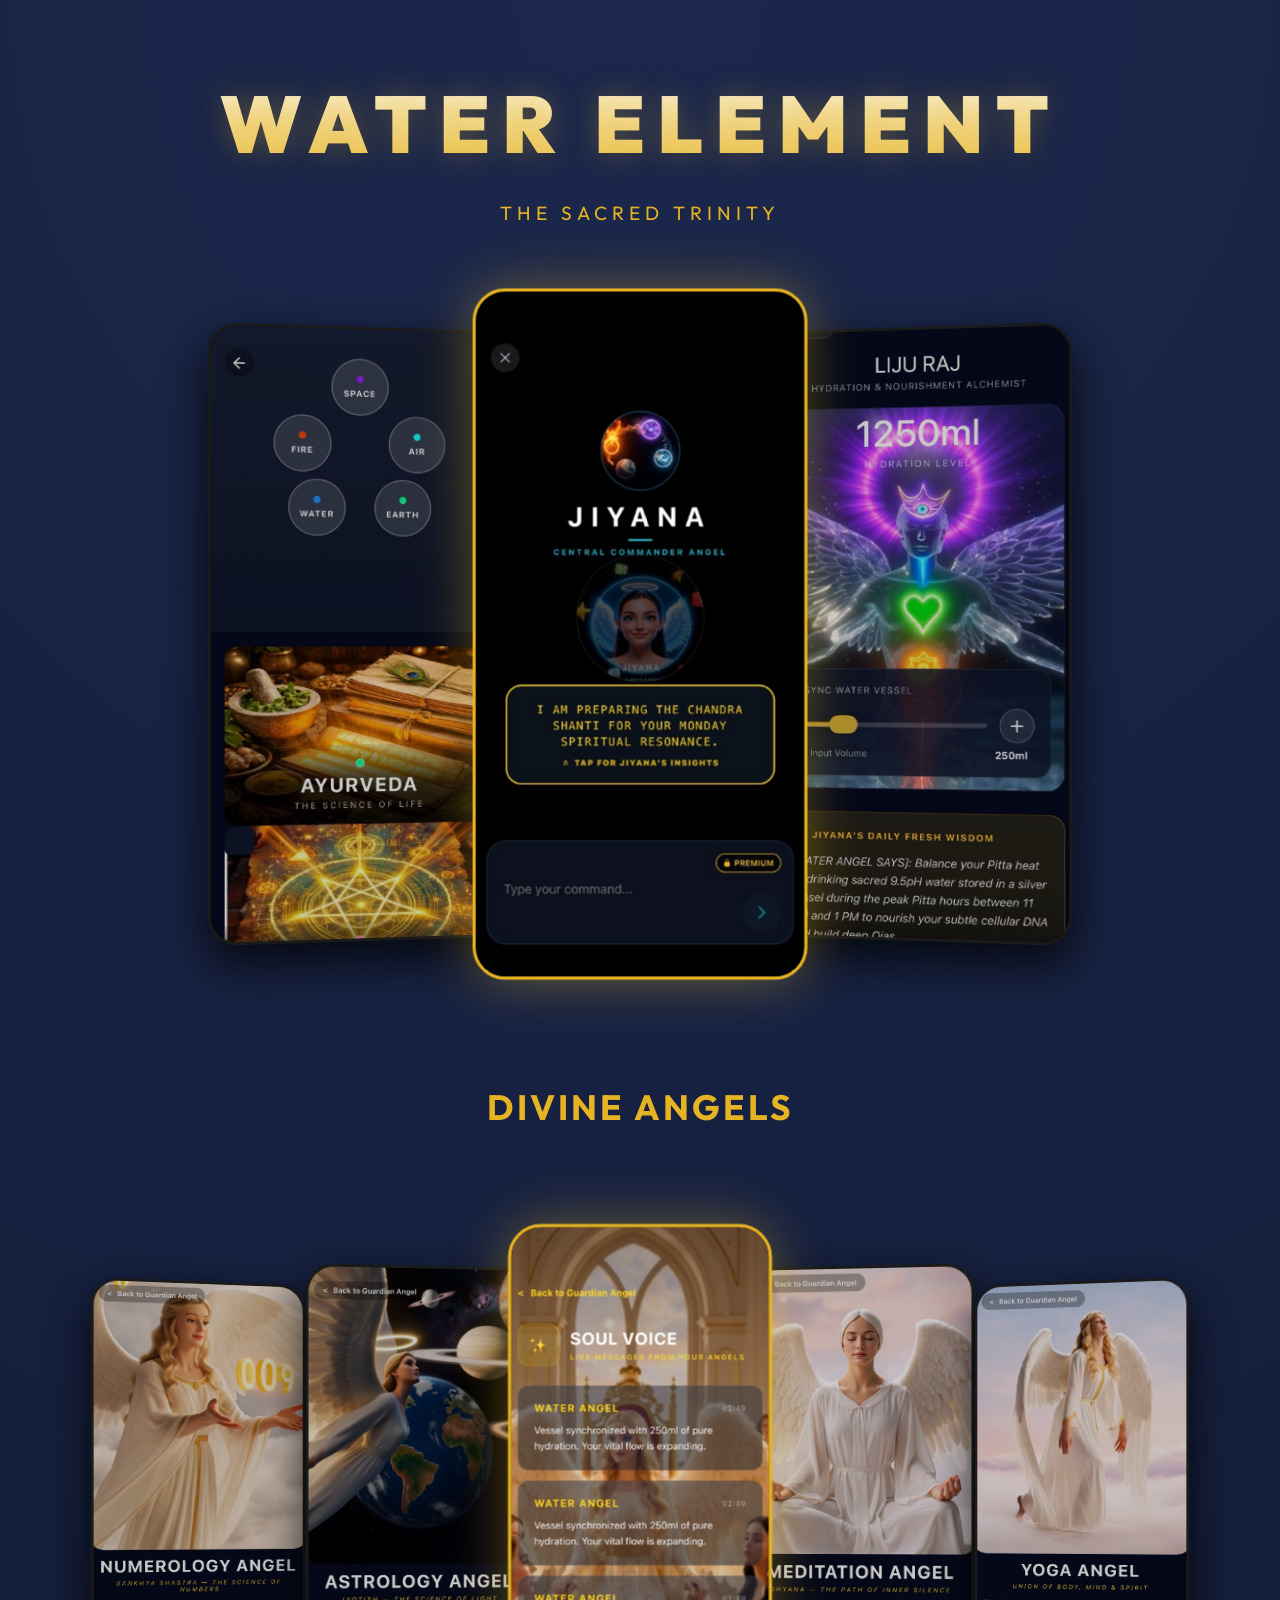
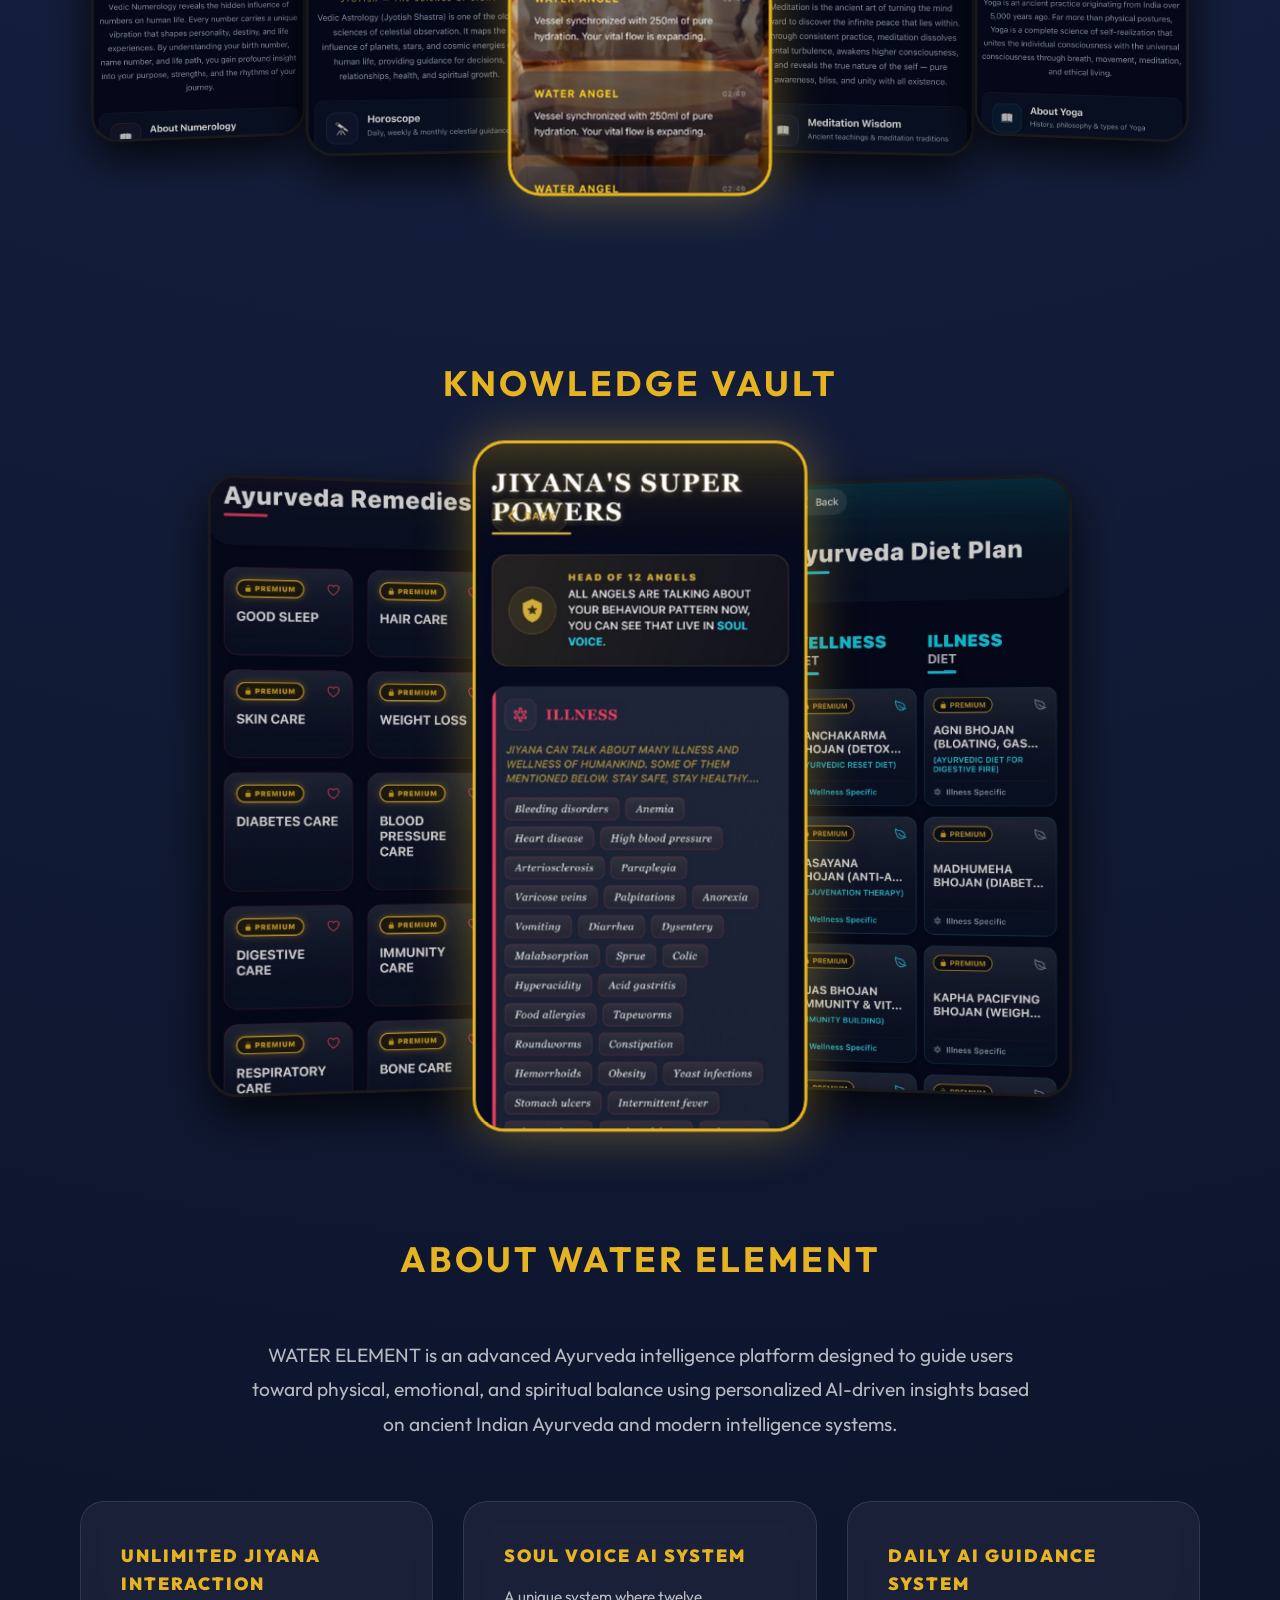
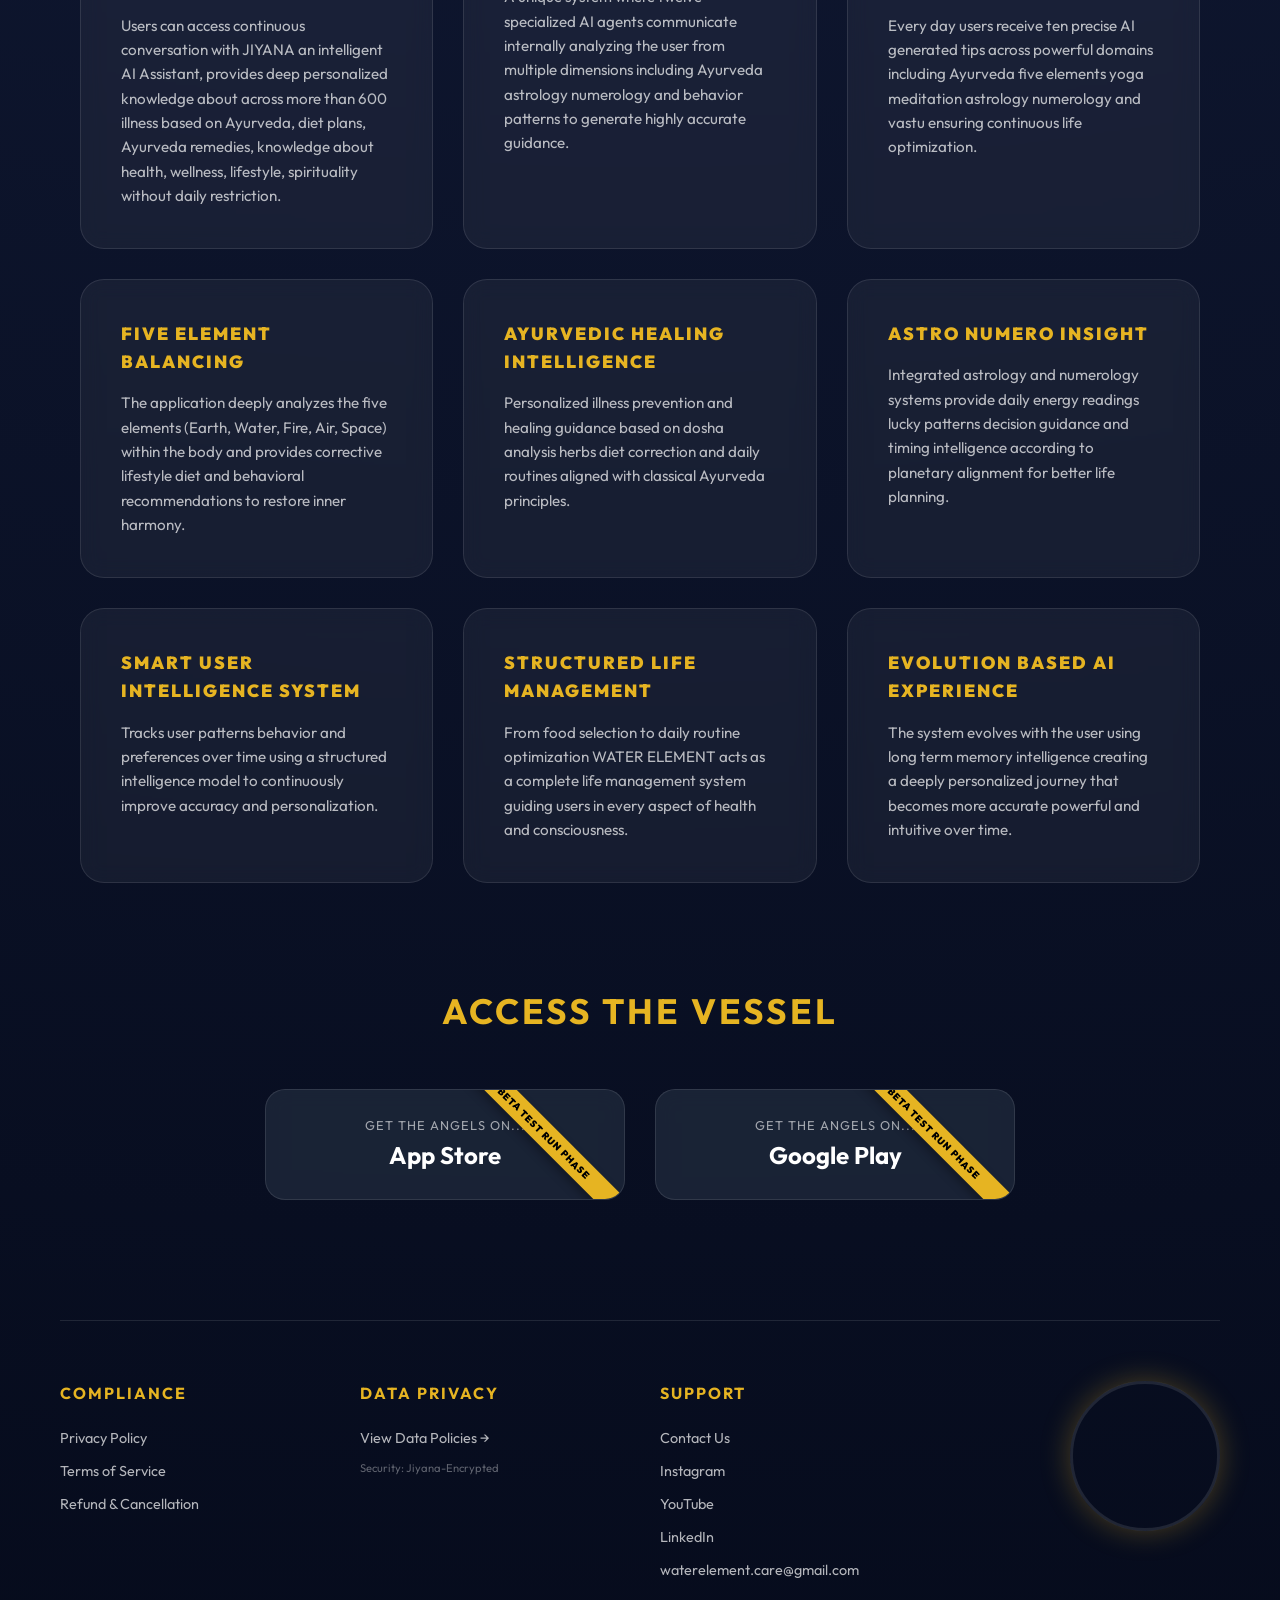
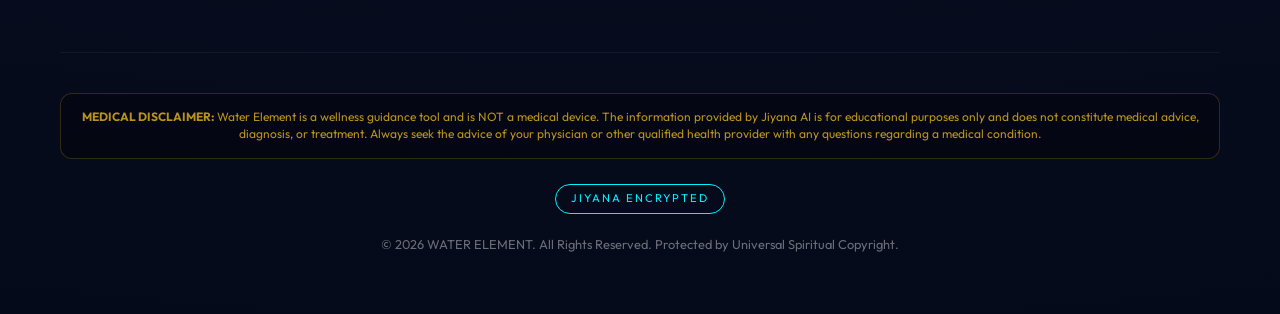
<file: index.html>
<!DOCTYPE html>
<html lang="en">
<head>
    <meta charset="UTF-8">
    <meta name="viewport" content="width=device-width, initial-scale=1.0">

    <!-- Primary SEO -->
    <title>Water Element | AI Ayurveda Wellness App | waterelement.in</title>
    <meta name="description" content="Water Element is India's most advanced AI-powered Ayurveda wellness platform. Get personalized Ayurvedic healing, dosha analysis, daily guidance & spiritual balance. Download now at waterelement.in">
    <meta name="keywords" content="Ayurveda app, Water Element, waterelement.in, AI Ayurveda, Ayurvedic healing, dosha analysis, Jiyana AI, five elements, Ayurveda wellness India, best Ayurveda app, Ayurveda diet, spiritual wellness, Ayurveda remedies, holistic health app">
    <meta name="author" content="Water Element">
    <meta name="robots" content="index, follow">
    <link rel="canonical" href="https://waterelement.in/">

    <!-- Open Graph (Facebook / WhatsApp / LinkedIn) -->
    <meta property="og:type" content="website">
    <meta property="og:url" content="https://waterelement.in/">
    <meta property="og:title" content="Water Element | AI Ayurveda Wellness App">
    <meta property="og:description" content="India's most advanced AI-powered Ayurveda platform. Personalized healing, dosha analysis & daily spiritual guidance by Jiyana AI.">
    <meta property="og:image" content="https://waterelement.in/assets/logo.jpg">
    <meta property="og:site_name" content="Water Element">
    <meta property="og:locale" content="en_IN">

    <!-- Twitter Card -->
    <meta name="twitter:card" content="summary_large_image">
    <meta name="twitter:url" content="https://waterelement.in/">
    <meta name="twitter:title" content="Water Element | AI Ayurveda Wellness App">
    <meta name="twitter:description" content="India's most advanced AI-powered Ayurveda platform. Personalized healing, dosha analysis & daily spiritual guidance.">
    <meta name="twitter:image" content="https://waterelement.in/assets/logo.jpg">

    <!-- Schema.org Structured Data -->
    <script type="application/ld+json">
    {
      "@context": "https://schema.org",
      "@type": "MobileApplication",
      "name": "Water Element",
      "url": "https://waterelement.in",
      "description": "AI-powered Ayurveda wellness platform offering personalized dosha analysis, Ayurvedic healing, daily guidance and spiritual balance.",
      "applicationCategory": "HealthApplication",
      "operatingSystem": "Android, iOS",
      "offers": { "@type": "Offer", "price": "0" },
      "sameAs": [
        "https://www.instagram.com/waterelement.care",
        "https://www.youtube.com/@waterelement_angels",
        "https://www.linkedin.com/in/water-element-76771b401"
      ]
    }
    </script>

    <link rel="stylesheet" href="style.css">
    <link href="https://fonts.googleapis.com/css2?family=Outfit:wght@300;400;700;900&display=swap" rel="stylesheet">
</head>
<body>

    <div class="main-container">
        <!-- HEADER TITLE -->
        <header class="header">
            <h1 class="main-title">WATER ELEMENT</h1>
            <p class="subtitle">THE SACRED TRINITY</p>
        </header>

        <!-- ROW 1: THE SACRED TRINITY (3 Screenshots - Interactive Cluster) -->
        <section class="section row-trinity">
            <div class="screenshot-cluster trinity-cluster">
                <div class="cluster-item"><img src="assets/TRINITY_1.png" alt="Trinity 1"></div>
                <div class="cluster-item"><img src="assets/TRINITY_2.png" alt="Jiyana Central Commander"></div>
                <div class="cluster-item"><img src="assets/TRINITY_3.png" alt="Trinity 3"></div>
            </div>
        </section>

        <!-- ROW 2: DIVINE ANGELS (5 Screenshots - Interactive Cluster) -->
        <section class="section row-angels">
            <h2 class="section-title">DIVINE ANGELS</h2>
            <div class="screenshot-cluster">
                <div class="cluster-item"><img src="assets/ANGEL_1.png" alt="Angel 1"></div>
                <div class="cluster-item"><img src="assets/ANGEL_2.png" alt="Angel 2"></div>
                <div class="cluster-item highlight"><img src="assets/ANGEL_3.png" alt="Angel 3 (Focus)"></div>
                <div class="cluster-item"><img src="assets/ANGEL_4.png" alt="Angel 4"></div>
                <div class="cluster-item"><img src="assets/ANGEL_5.png" alt="Angel 5"></div>
            </div>
        </section>

        <!-- ROW 3: KNOWLEDGE VAULT (3 Screenshots - Interactive Cluster) -->
        <section class="section row-vault">
            <h2 class="section-title">KNOWLEDGE VAULT</h2>
            <div class="screenshot-cluster vault-cluster">
                <div class="cluster-item"><img src="assets/VAULT_1.png" alt="Vault 1"></div>
                <div class="cluster-item"><img src="assets/VAULT_2.png" alt="Jiyana Super Powers"></div>
                <div class="cluster-item"><img src="assets/VAULT_3.png" alt="Vault 3"></div>
            </div>
        </section>

        <!-- ABOUT & FEATURES -->
        <section class="section about-section">
            <h2 class="section-title text-gold">ABOUT WATER ELEMENT</h2>
            <div class="about-narrative">
                <p>WATER ELEMENT is an advanced Ayurveda intelligence platform designed to guide users toward physical, emotional, and spiritual balance using personalized AI-driven insights based on ancient Indian Ayurveda and modern intelligence systems.</p>
            </div>

            <div class="feature-grid">
                <div class="feature-card">
                    <h3>UNLIMITED JIYANA INTERACTION</h3>
                    <p>Users can access continuous conversation with JIYANA an intelligent AI Assistant, provides deep personalized knowledge about across more than 600 illness based on Ayurveda, diet plans, Ayurveda remedies, knowledge about health, wellness, lifestyle, spirituality without daily restriction.</p>
                </div>
                <div class="feature-card">
                    <h3>SOUL VOICE AI SYSTEM</h3>
                    <p>A unique system where twelve specialized AI agents communicate internally analyzing the user from multiple dimensions including Ayurveda astrology numerology and behavior patterns to generate highly accurate guidance.</p>
                </div>
                <div class="feature-card">
                    <h3>DAILY AI GUIDANCE SYSTEM</h3>
                    <p>Every day users receive ten precise AI generated tips across powerful domains including Ayurveda five elements yoga meditation astrology numerology and vastu ensuring continuous life optimization.</p>
                </div>
                <div class="feature-card">
                    <h3>FIVE ELEMENT BALANCING</h3>
                    <p>The application deeply analyzes the five elements (Earth, Water, Fire, Air, Space) within the body and provides corrective lifestyle diet and behavioral recommendations to restore inner harmony.</p>
                </div>
                <div class="feature-card">
                    <h3>AYURVEDIC HEALING INTELLIGENCE</h3>
                    <p>Personalized illness prevention and healing guidance based on dosha analysis herbs diet correction and daily routines aligned with classical Ayurveda principles.</p>
                </div>
                <div class="feature-card">
                    <h3>ASTRO NUMERO INSIGHT</h3>
                    <p>Integrated astrology and numerology systems provide daily energy readings lucky patterns decision guidance and timing intelligence according to planetary alignment for better life planning.</p>
                </div>
                <div class="feature-card">
                    <h3>SMART USER INTELLIGENCE SYSTEM</h3>
                    <p>Tracks user patterns behavior and preferences over time using a structured intelligence model to continuously improve accuracy and personalization.</p>
                </div>
                <div class="feature-card">
                    <h3>STRUCTURED LIFE MANAGEMENT</h3>
                    <p>From food selection to daily routine optimization WATER ELEMENT acts as a complete life management system guiding users in every aspect of health and consciousness.</p>
                </div>
                <div class="feature-card">
                    <h3>EVOLUTION BASED AI EXPERIENCE</h3>
                    <p>The system evolves with the user using long term memory intelligence creating a deeply personalized journey that becomes more accurate powerful and intuitive over time.</p>
                </div>
            </div>
        </section>

        <!-- STORE ACCESS BUTTONS -->
        <section class="section row-access">
            <h2 class="section-title">ACCESS THE VESSEL</h2>
            <div class="store-buttons">
                <a href="#" class="store-btn">
                    <div class="beta-ribbon">Beta Test Run Phase</div>
                    <span class="btn-subtext">GET THE ANGELS ON...</span>
                    <span class="btn-maintext">App Store</span>
                </a>
                <a href="#" class="store-btn">
                    <div class="beta-ribbon">Beta Test Run Phase</div>
                    <span class="btn-subtext">GET THE ANGELS ON...</span>
                    <span class="btn-maintext">Google Play</span>
                </a>
            </div>
        </section>

        <!-- FOOTER COMPLIANCE -->
        <footer class="footer">
            <div class="footer-links">
                <div class="footer-column">
                    <h3>COMPLIANCE</h3>
                    <a href="privacy-policy.html">Privacy Policy</a>
                    <a href="terms-conditions.html">Terms of Service</a>
                    <a href="refund-cancellation.html">Refund & Cancellation</a>
                </div>
                <div class="footer-column">
                    <h3>DATA PRIVACY</h3>
                    <a href="data-privacy.html">View Data Policies →</a>
                    <p style="font-size: 0.7rem; opacity: 0.5; margin-top: 10px;">Security: Jiyana-Encrypted</p>
                </div>
                <div class="footer-column">
                    <h3>SUPPORT</h3>
                    <a href="contact.html">Contact Us</a>
                    <a href="https://www.instagram.com/waterelement.care?igsh=dTJsc2w0Y2I5bW9l&utm_source=ig_contact_invite" target="_blank" rel="noopener">Instagram</a>
                    <a href="https://www.youtube.com/@waterelement_angels" target="_blank" rel="noopener">YouTube</a>
                    <a href="https://www.linkedin.com/in/water-element-76771b401?utm_source=share_via&utm_content=profile&utm_medium=member_ios" target="_blank" rel="noopener">LinkedIn</a>
                    <p>waterelement.care@gmail.com</p>
                </div>
                <div class="footer-logo">
                    <video autoplay muted loop playsinline class="footer-vessel-video">
                        <source src="assets/logo_video.mp4" type="video/mp4">
                    </video>
                </div>
            </div>
            <div class="footer-bottom">
                <div class="medical-disclaimer-box" style="margin-bottom: 25px; padding: 15px; border: 1px solid rgba(230, 180, 34, 0.2); border-radius: 12px; background: rgba(0,0,0,0.3);">
                    <p style="font-size: 0.75rem; opacity: 0.8; line-height: 1.4; color: var(--gold);"><strong>MEDICAL DISCLAIMER:</strong> Water Element is a wellness guidance tool and is NOT a medical device. The information provided by Jiyana AI is for educational purposes only and does not constitute medical advice, diagnosis, or treatment. Always seek the advice of your physician or other qualified health provider with any questions regarding a medical condition.</p>
                </div>
                <div class="encryption-badge">JIYANA ENCRYPTED</div>
                <p>&copy; 2026 WATER ELEMENT. All Rights Reserved. Protected by Universal Spiritual Copyright.</p>
            </div>
        </footer>
    </div>
</body>
</html>
</file>
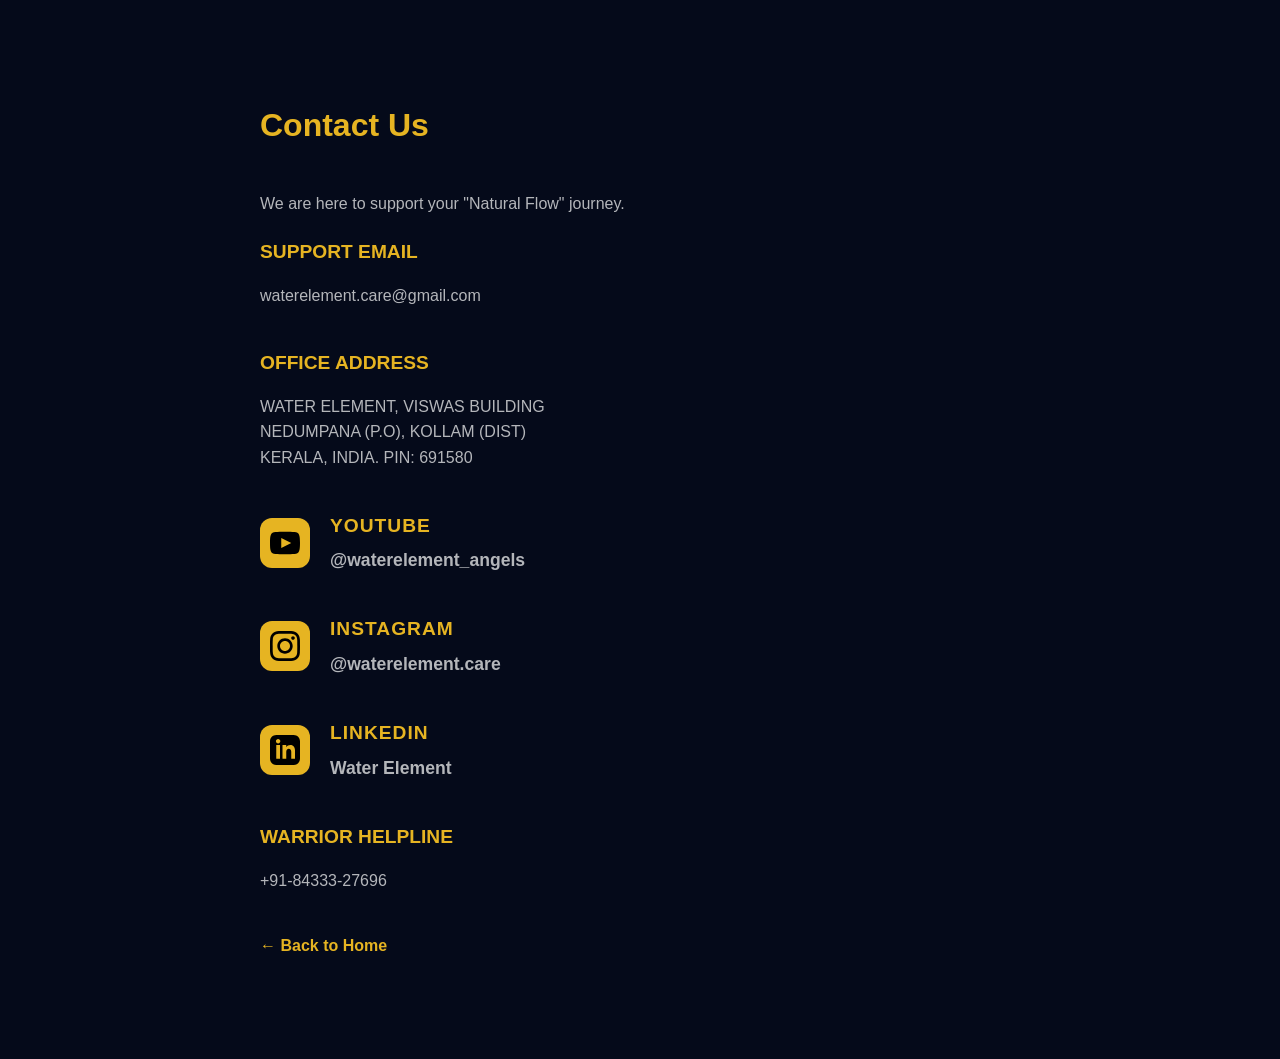
<file: contact.html>
<!DOCTYPE html>
<html lang="en">
<head>
    <meta charset="UTF-8">
    <meta name="viewport" content="width=device-width, initial-scale=1.0">

    <!-- Primary SEO -->
    <title>Contact Us | Water Element – AI Ayurveda App | waterelement.in</title>
    <meta name="description" content="Contact Water Element – India's leading AI Ayurveda wellness platform. Reach us via email, Instagram, YouTube or LinkedIn. Visit waterelement.in">
    <meta name="keywords" content="Water Element contact, waterelement.in, Ayurveda app support, contact Jiyana AI, Water Element India, Ayurveda wellness contact">
    <meta name="robots" content="index, follow">
    <link rel="canonical" href="https://waterelement.in/contact.html">

    <!-- Open Graph -->
    <meta property="og:type" content="website">
    <meta property="og:url" content="https://waterelement.in/contact.html">
    <meta property="og:title" content="Contact Water Element | AI Ayurveda Wellness">
    <meta property="og:description" content="Get in touch with Water Element – India's most advanced AI Ayurveda platform.">
    <meta property="og:image" content="https://waterelement.in/assets/logo.jpg">

    <!-- Twitter Card -->
    <meta name="twitter:card" content="summary">
    <meta name="twitter:title" content="Contact Water Element | AI Ayurveda Wellness">
    <meta name="twitter:description" content="Get in touch with Water Element – India's most advanced AI Ayurveda platform.">
    <meta name="twitter:image" content="https://waterelement.in/assets/logo.jpg">

    <link rel="stylesheet" href="style.css">
</head>
<body style="text-align: left; background: var(--bg-dark);">

    <div class="main-container" style="max-width: 800px; padding: 100px 20px;">
        <h1 style="color: var(--gold); margin-bottom: 40px;">Contact Us</h1>
        
        <p style="color: var(--text-secondary); margin-bottom: 20px;">We are here to support your "Natural Flow" journey.</p>

        <section style="margin-bottom: 40px;">
            <h2 style="color: var(--gold); font-size: 1.2rem; margin-bottom: 15px;">SUPPORT EMAIL</h2>
            <p style="color: var(--text-secondary);">waterelement.care@gmail.com</p>
        </section>

        <section style="margin-bottom: 40px;">
            <h2 style="color: var(--gold); font-size: 1.2rem; margin-bottom: 15px;">OFFICE ADDRESS</h2>
            <p style="color: var(--text-secondary);">WATER ELEMENT, VISWAS BUILDING</p>
            <p style="color: var(--text-secondary);">NEDUMPANA (P.O), KOLLAM (DIST)</p>
            <p style="color: var(--text-secondary);">KERALA, INDIA. PIN: 691580</p>
        </section>

        <section style="margin-bottom: 40px; display: flex; align-items: center; gap: 20px;">
            <div style="background: var(--gold); min-width: 50px; height: 50px; border-radius: 12px; display: flex; align-items: center; justify-content: center;">
                <svg viewBox="0 0 24 24" fill="black" width="30" height="30">
                    <path d="M19.615 3.184c-3.604-.246-11.631-.245-15.23 0-3.897.266-4.356 2.62-4.385 8.816.029 6.185.484 8.549 4.385 8.816 3.6.245 11.626.246 15.23 0 3.897-.266 4.356-2.62 4.385-8.816-.029-6.185-.484-8.549-4.385-8.816zm-10.615 12.816v-8l8 4-8 4z"/>
                </svg>
            </div>
            <div>
                <h2 style="color: var(--gold); font-size: 1.2rem; margin-bottom: 5px; letter-spacing: 1px;">YOUTUBE</h2>
                <a href="https://youtube.com/@waterelement_angels?si=xSwjTzjeqmfZu9Gz" target="_blank" style="color: var(--text-secondary); text-decoration: none; font-size: 1.1rem; font-weight: bold;">@waterelement_angels</a>
            </div>
        </section>

        <section style="margin-bottom: 40px; display: flex; align-items: center; gap: 20px;">
            <div style="background: var(--gold); min-width: 50px; height: 50px; border-radius: 12px; display: flex; align-items: center; justify-content: center;">
                <svg viewBox="0 0 24 24" fill="black" width="30" height="30">
                    <path d="M12 2.163c3.204 0 3.584.012 4.85.07 3.252.148 4.771 1.691 4.919 4.919.058 1.265.069 1.645.069 4.849 0 3.205-.012 3.584-.069 4.849-.149 3.225-1.664 4.771-4.919 4.919-1.266.058-1.644.07-4.85.07-3.204 0-3.584-.012-4.849-.07-3.26-.149-4.771-1.699-4.919-4.92-.058-1.265-.07-1.644-.07-4.849 0-3.204.013-3.583.07-4.849.149-3.227 1.664-4.771 4.919-4.919 1.266-.057 1.645-.069 4.849-.069zm0-2.163c-3.259 0-3.667.014-4.947.072-4.358.2-6.78 2.618-6.98 6.98-.059 1.281-.073 1.689-.073 4.948 0 3.259.014 3.668.072 4.948.2 4.358 2.618 6.78 6.98 6.98 1.281.058 1.689.072 4.948.072 3.259 0 3.668-.014 4.948-.072 4.354-.2 6.782-2.618 6.979-6.98.059-1.28.073-1.689.073-4.948 0-3.259-.014-3.667-.072-4.947-.196-4.354-2.617-6.78-6.979-6.98-1.281-.059-1.611-.073-4.947-.073zm0 5.838c-3.403 0-6.162 2.759-6.162 6.162s2.759 6.163 6.162 6.163 6.162-2.759 6.162-6.163c0-3.403-2.759-6.162-6.162-6.162zm0 10.162c-2.209 0-4-1.79-4-4 0-2.209 1.791-4 4-4s4 1.791 4 4c0 2.21-1.791 4-4 4zm6.406-11.845c-.796 0-1.441.645-1.441 1.44s.645 1.44 1.441 1.44c.795 0 1.439-.645 1.439-1.44s-.644-1.44-1.439-1.44z"/></svg>
            </div>
            <div>
                <h2 style="color: var(--gold); font-size: 1.2rem; margin-bottom: 5px; letter-spacing: 1px;">INSTAGRAM</h2>
                <a href="https://www.instagram.com/waterelement.care?igsh=dTJsc2w0Y2I5bW9l&utm_source=ig_contact_invite" target="_blank" style="color: var(--text-secondary); text-decoration: none; font-size: 1.1rem; font-weight: bold;">@waterelement.care</a>
            </div>
        </section>

        <section style="margin-bottom: 40px; display: flex; align-items: center; gap: 20px;">
            <div style="background: var(--gold); min-width: 50px; height: 50px; border-radius: 12px; display: flex; align-items: center; justify-content: center;">
                <svg viewBox="0 0 24 24" fill="black" width="30" height="30">
                    <path d="M19 0h-14c-2.761 0-5 2.239-5 5v14c0 2.761 2.239 5 5 5h14c2.762 0 5-2.239 5-5v-14c0-2.761-2.238-5-5-5zm-11 19h-3v-11h3v11zm-1.5-12.268c-.966 0-1.75-.79-1.75-1.764s.784-1.764 1.75-1.764 1.75.79 1.75 1.764-.783 1.764-1.75 1.764zm13.5 12.268h-3v-5.604c0-3.368-4-3.113-4 0v5.604h-3v-11h3v1.765c1.396-2.586 7-2.777 7 2.476v6.759z"/>
                </svg>
            </div>
            <div>
                <h2 style="color: var(--gold); font-size: 1.2rem; margin-bottom: 5px; letter-spacing: 1px;">LINKEDIN</h2>
                <a href="https://www.linkedin.com/in/water-element-76771b401?utm_source=share_via&utm_content=profile&utm_medium=member_ios" target="_blank" style="color: var(--text-secondary); text-decoration: none; font-size: 1.1rem; font-weight: bold;">Water Element</a>
            </div>
        </section>

        <section style="margin-bottom: 40px;">
            <h2 style="color: var(--gold); font-size: 1.2rem; margin-bottom: 15px;">WARRIOR HELPLINE</h2>
            <p style="color: var(--text-secondary);">+91-84333-27696</p>
        </section>

        <a href="index.html" style="color: var(--gold); text-decoration: none; font-weight: bold;">← Back to Home</a>
    </div>

</body>
</html>
</file>
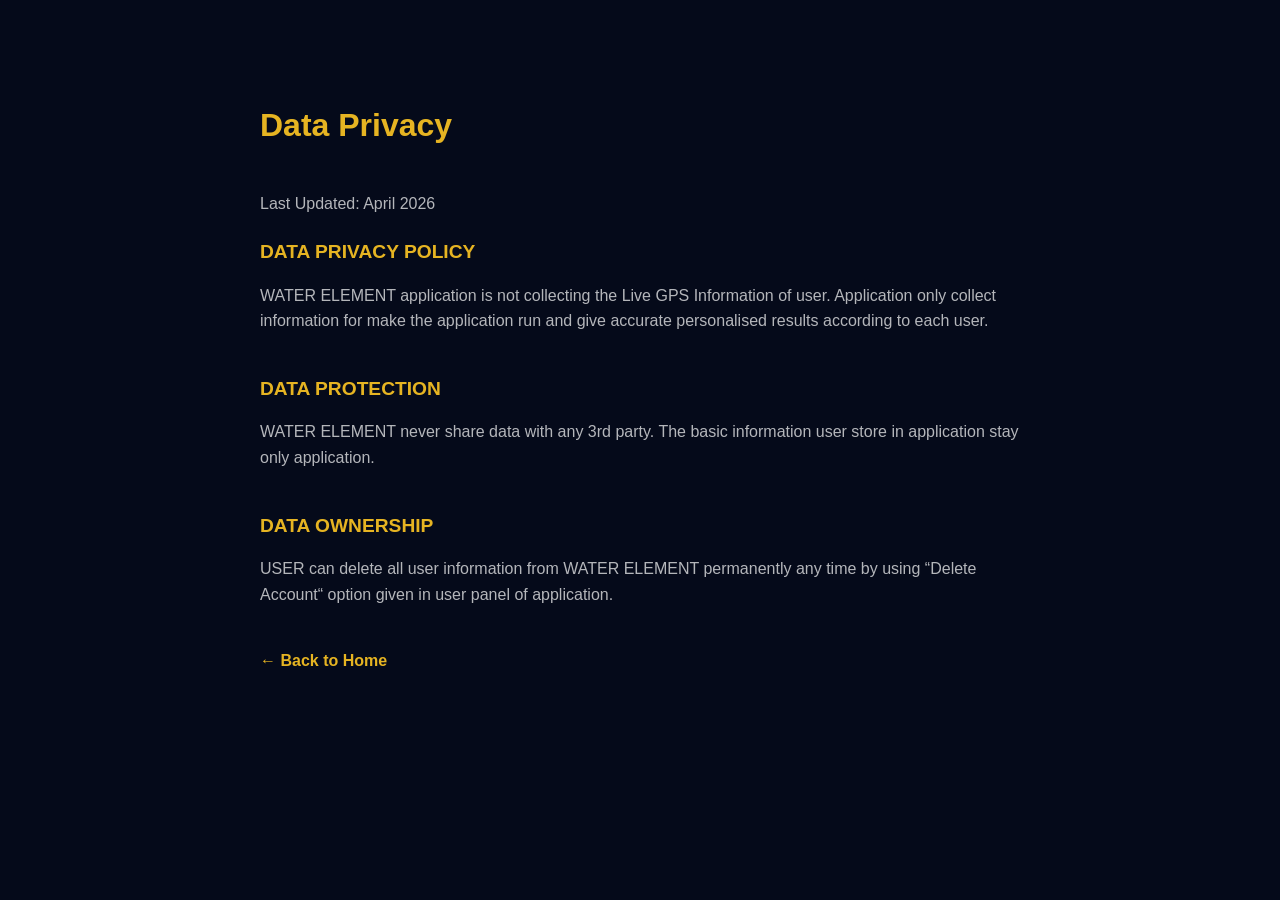
<file: data-privacy.html>
<!DOCTYPE html>
<html lang="en">
<head>
    <meta charset="UTF-8">
    <meta name="viewport" content="width=device-width, initial-scale=1.0">
    <title>Data Privacy | Water Element</title>
    <link rel="stylesheet" href="style.css">
</head>
<body style="text-align: left; background: var(--bg-dark);">

    <div class="main-container" style="max-width: 800px; padding: 100px 20px;">
        <h1 style="color: var(--gold); margin-bottom: 40px;">Data Privacy</h1>
        
        <p style="color: var(--text-secondary); margin-bottom: 20px;">Last Updated: April 2026</p>

        <section style="margin-bottom: 40px;">
            <h2 style="color: var(--gold); font-size: 1.2rem; margin-bottom: 15px;">DATA PRIVACY POLICY</h2>
            <p style="color: var(--text-secondary);">WATER ELEMENT application is not collecting the Live GPS Information of user. Application only collect information for make the application run and give accurate personalised results according to each user.</p>
        </section>

        <section style="margin-bottom: 40px;">
            <h2 style="color: var(--gold); font-size: 1.2rem; margin-bottom: 15px;">DATA PROTECTION</h2>
            <p style="color: var(--text-secondary);">WATER ELEMENT never share data with any 3rd party. The basic information user store in application stay only application.</p>
        </section>

        <section style="margin-bottom: 40px;">
            <h2 style="color: var(--gold); font-size: 1.2rem; margin-bottom: 15px;">DATA OWNERSHIP</h2>
            <p style="color: var(--text-secondary);">USER can delete all user information from WATER ELEMENT permanently any time by using “Delete Account“ option given in user panel of application.</p>
        </section>

        <a href="index.html" style="color: var(--gold); text-decoration: none; font-weight: bold;">← Back to Home</a>
    </div>

</body>
</html>
</file>
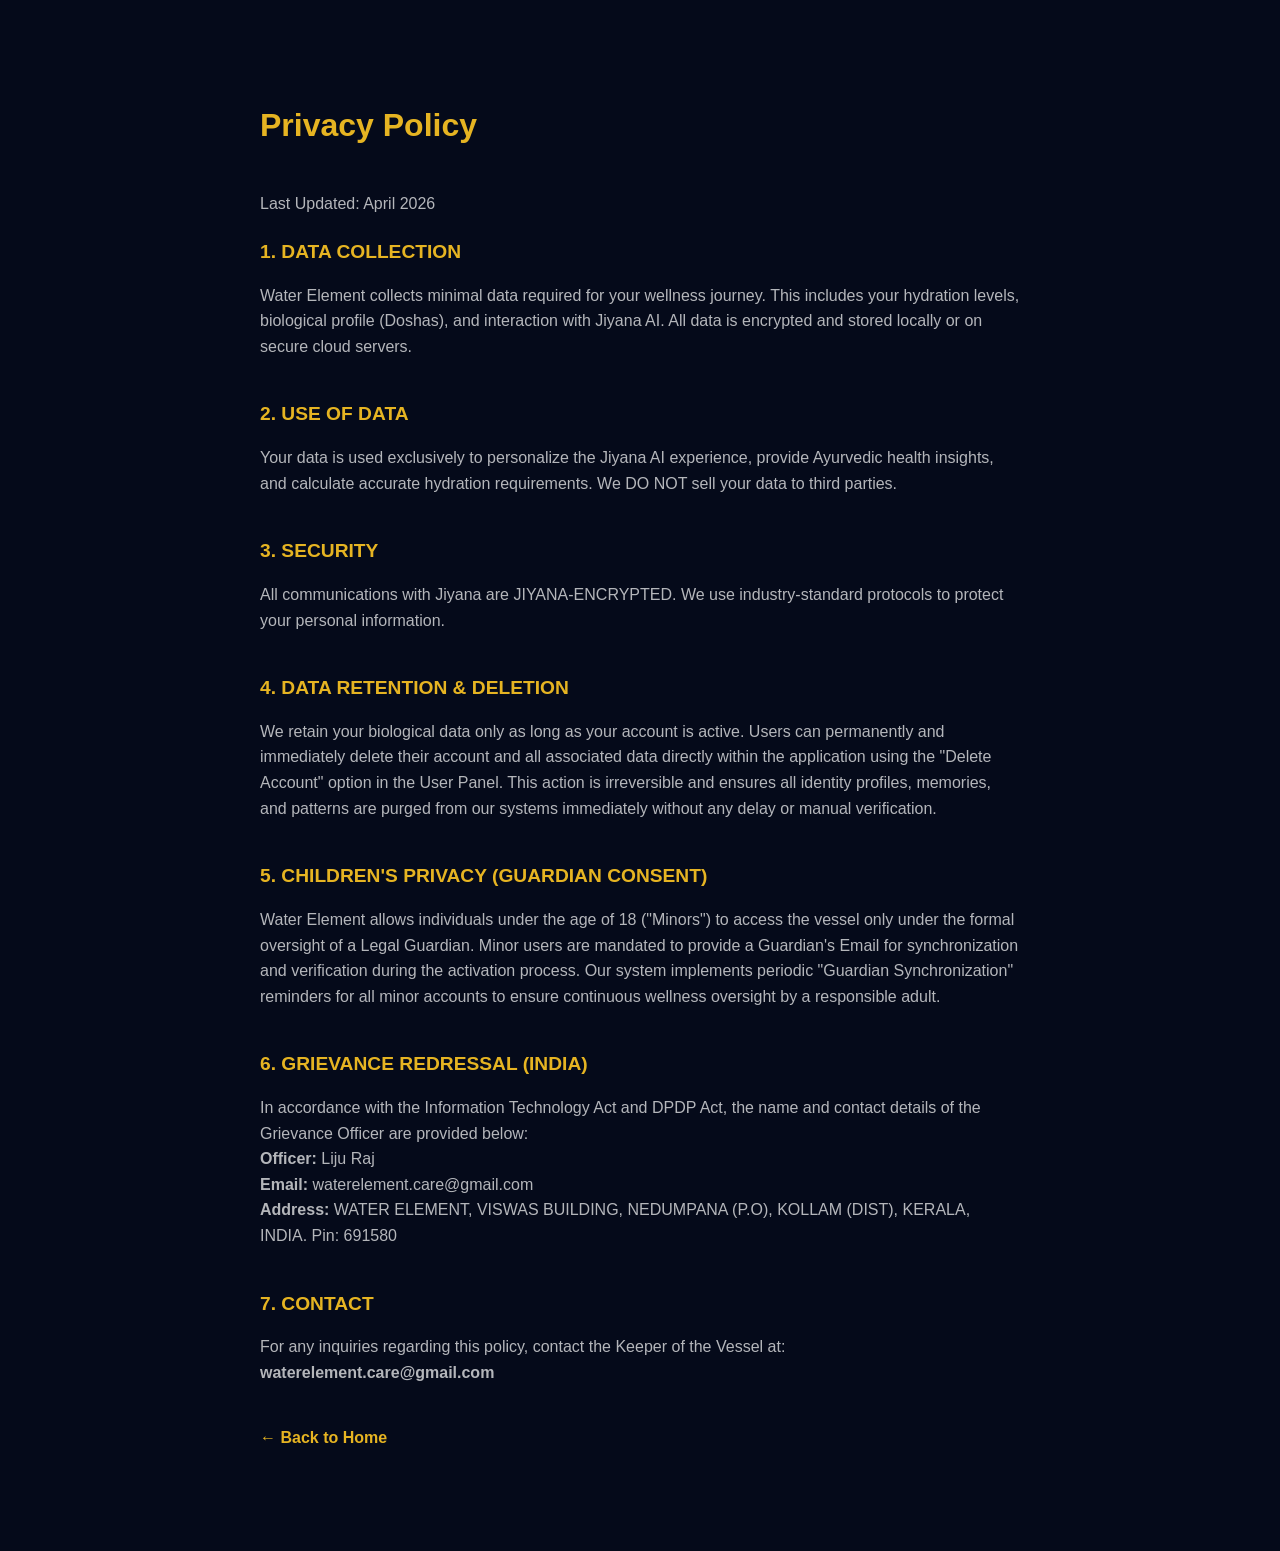
<file: privacy-policy.html>
<!DOCTYPE html>
<html lang="en">
<head>
    <meta charset="UTF-8">
    <meta name="viewport" content="width=device-width, initial-scale=1.0">
    <title>Privacy Policy | Water Element</title>
    <link rel="stylesheet" href="style.css">
</head>
<body style="text-align: left; background: var(--bg-dark);">

    <div class="main-container" style="max-width: 800px; padding: 100px 20px;">
        <h1 style="color: var(--gold); margin-bottom: 40px;">Privacy Policy</h1>
        
        <p style="color: var(--text-secondary); margin-bottom: 20px;">Last Updated: April 2026</p>

        <section style="margin-bottom: 40px;">
            <h2 style="color: var(--gold); font-size: 1.2rem; margin-bottom: 15px;">1. DATA COLLECTION</h2>
            <p style="color: var(--text-secondary);">Water Element collects minimal data required for your wellness journey. This includes your hydration levels, biological profile (Doshas), and interaction with Jiyana AI. All data is encrypted and stored locally or on secure cloud servers.</p>
        </section>

        <section style="margin-bottom: 40px;">
            <h2 style="color: var(--gold); font-size: 1.2rem; margin-bottom: 15px;">2. USE OF DATA</h2>
            <p style="color: var(--text-secondary);">Your data is used exclusively to personalize the Jiyana AI experience, provide Ayurvedic health insights, and calculate accurate hydration requirements. We DO NOT sell your data to third parties.</p>
        </section>

        <section style="margin-bottom: 40px;">
            <h2 style="color: var(--gold); font-size: 1.2rem; margin-bottom: 15px;">3. SECURITY</h2>
            <p style="color: var(--text-secondary);">All communications with Jiyana are JIYANA-ENCRYPTED. We use industry-standard protocols to protect your personal information.</p>
        </section>

        <section style="margin-bottom: 40px;">
            <h2 style="color: var(--gold); font-size: 1.2rem; margin-bottom: 15px;">4. DATA RETENTION & DELETION</h2>
            <p style="color: var(--text-secondary);">We retain your biological data only as long as your account is active. Users can permanently and immediately delete their account and all associated data directly within the application using the "Delete Account" option in the User Panel. This action is irreversible and ensures all identity profiles, memories, and patterns are purged from our systems immediately without any delay or manual verification.</p>
        </section>

        <section style="margin-bottom: 40px;">
            <h2 style="color: var(--gold); font-size: 1.2rem; margin-bottom: 15px;">5. CHILDREN'S PRIVACY (GUARDIAN CONSENT)</h2>
            <p style="color: var(--text-secondary);">Water Element allows individuals under the age of 18 ("Minors") to access the vessel only under the formal oversight of a Legal Guardian. Minor users are mandated to provide a Guardian's Email for synchronization and verification during the activation process. Our system implements periodic "Guardian Synchronization" reminders for all minor accounts to ensure continuous wellness oversight by a responsible adult.</p>
        </section>

        <section style="margin-bottom: 40px;">
            <h2 style="color: var(--gold); font-size: 1.2rem; margin-bottom: 15px;">6. GRIEVANCE REDRESSAL (INDIA)</h2>
            <p style="color: var(--text-secondary);">In accordance with the Information Technology Act and DPDP Act, the name and contact details of the Grievance Officer are provided below:<br>
            <strong>Officer:</strong> Liju Raj<br>
            <strong>Email:</strong> waterelement.care@gmail.com<br>
            <strong>Address:</strong> WATER ELEMENT, VISWAS BUILDING, NEDUMPANA (P.O), KOLLAM (DIST), KERALA, INDIA. Pin: 691580</p>
        </section>

        <section style="margin-bottom: 40px;">
            <h2 style="color: var(--gold); font-size: 1.2rem; margin-bottom: 15px;">7. CONTACT</h2>
            <p style="color: var(--text-secondary);">For any inquiries regarding this policy, contact the Keeper of the Vessel at: <strong>waterelement.care@gmail.com</strong></p>
        </section>

        <a href="index.html" style="color: var(--gold); text-decoration: none; font-weight: bold;">← Back to Home</a>
    </div>

</body>
</html>
</file>
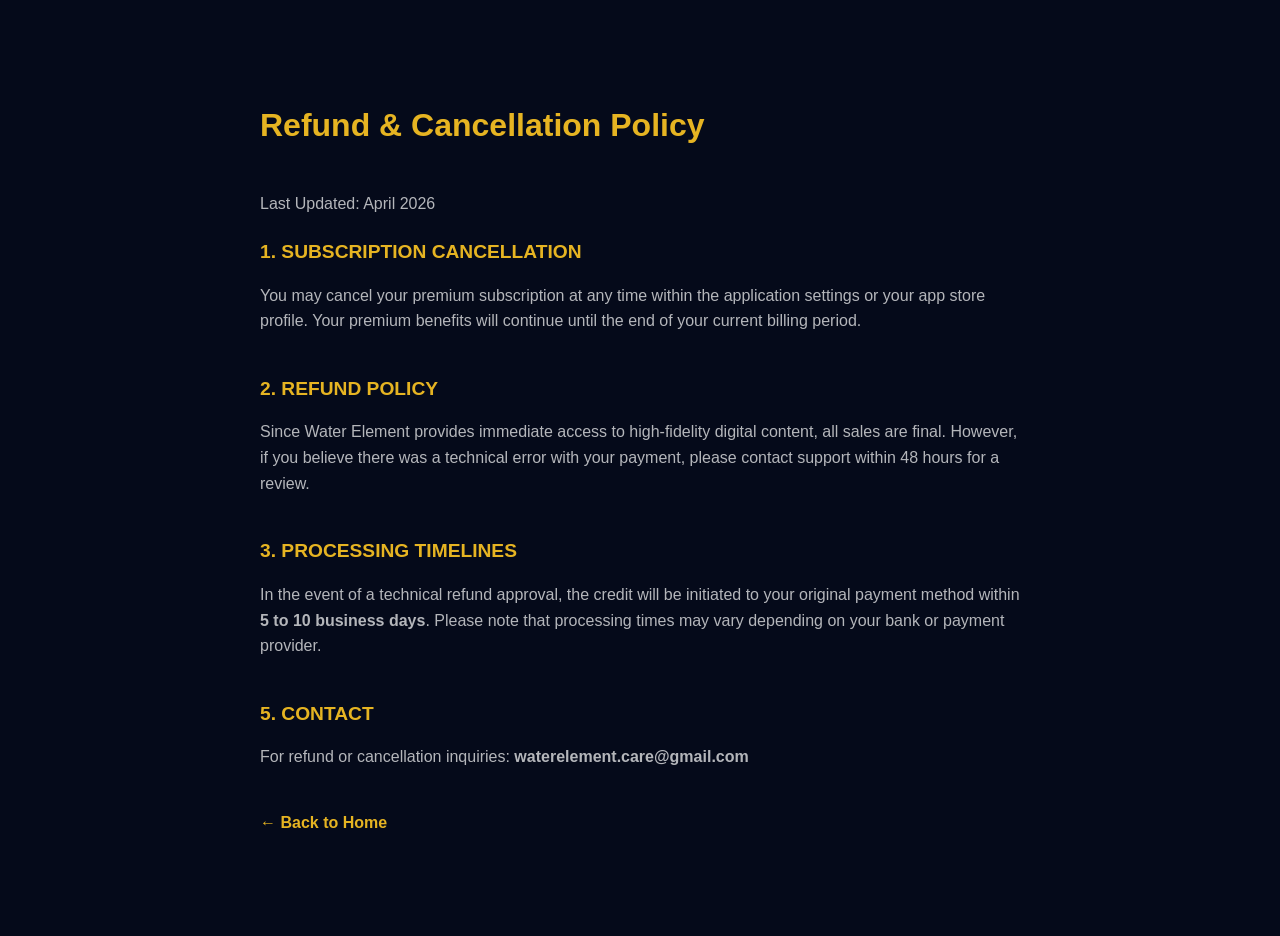
<file: refund-cancellation.html>
<!DOCTYPE html>
<html lang="en">
<head>
    <meta charset="UTF-8">
    <meta name="viewport" content="width=device-width, initial-scale=1.0">
    <title>Refund & Cancellation | Water Element</title>
    <link rel="stylesheet" href="style.css">
</head>
<body style="text-align: left; background: var(--bg-dark);">

    <div class="main-container" style="max-width: 800px; padding: 100px 20px;">
        <h1 style="color: var(--gold); margin-bottom: 40px;">Refund & Cancellation Policy</h1>
        
        <p style="color: var(--text-secondary); margin-bottom: 20px;">Last Updated: April 2026</p>

        <section style="margin-bottom: 40px;">
            <h2 style="color: var(--gold); font-size: 1.2rem; margin-bottom: 15px;">1. SUBSCRIPTION CANCELLATION</h2>
            <p style="color: var(--text-secondary);">You may cancel your premium subscription at any time within the application settings or your app store profile. Your premium benefits will continue until the end of your current billing period.</p>
        </section>

        <section style="margin-bottom: 40px;">
            <h2 style="color: var(--gold); font-size: 1.2rem; margin-bottom: 15px;">2. REFUND POLICY</h2>
            <p style="color: var(--text-secondary);">Since Water Element provides immediate access to high-fidelity digital content, all sales are final. However, if you believe there was a technical error with your payment, please contact support within 48 hours for a review.</p>
        </section>

        <section style="margin-bottom: 40px;">
            <h2 style="color: var(--gold); font-size: 1.2rem; margin-bottom: 15px;">3. PROCESSING TIMELINES</h2>
            <p style="color: var(--text-secondary);">In the event of a technical refund approval, the credit will be initiated to your original payment method within <strong>5 to 10 business days</strong>. Please note that processing times may vary depending on your bank or payment provider.</p>
        </section>

        <section style="margin-bottom: 40px;">
            <h2 style="color: var(--gold); font-size: 1.2rem; margin-bottom: 15px;">5. CONTACT</h2>
            <p style="color: var(--text-secondary);">For refund or cancellation inquiries: <strong>waterelement.care@gmail.com</strong></p>
        </section>

        <a href="index.html" style="color: var(--gold); text-decoration: none; font-weight: bold;">← Back to Home</a>
    </div>

</body>
</html>
</file>
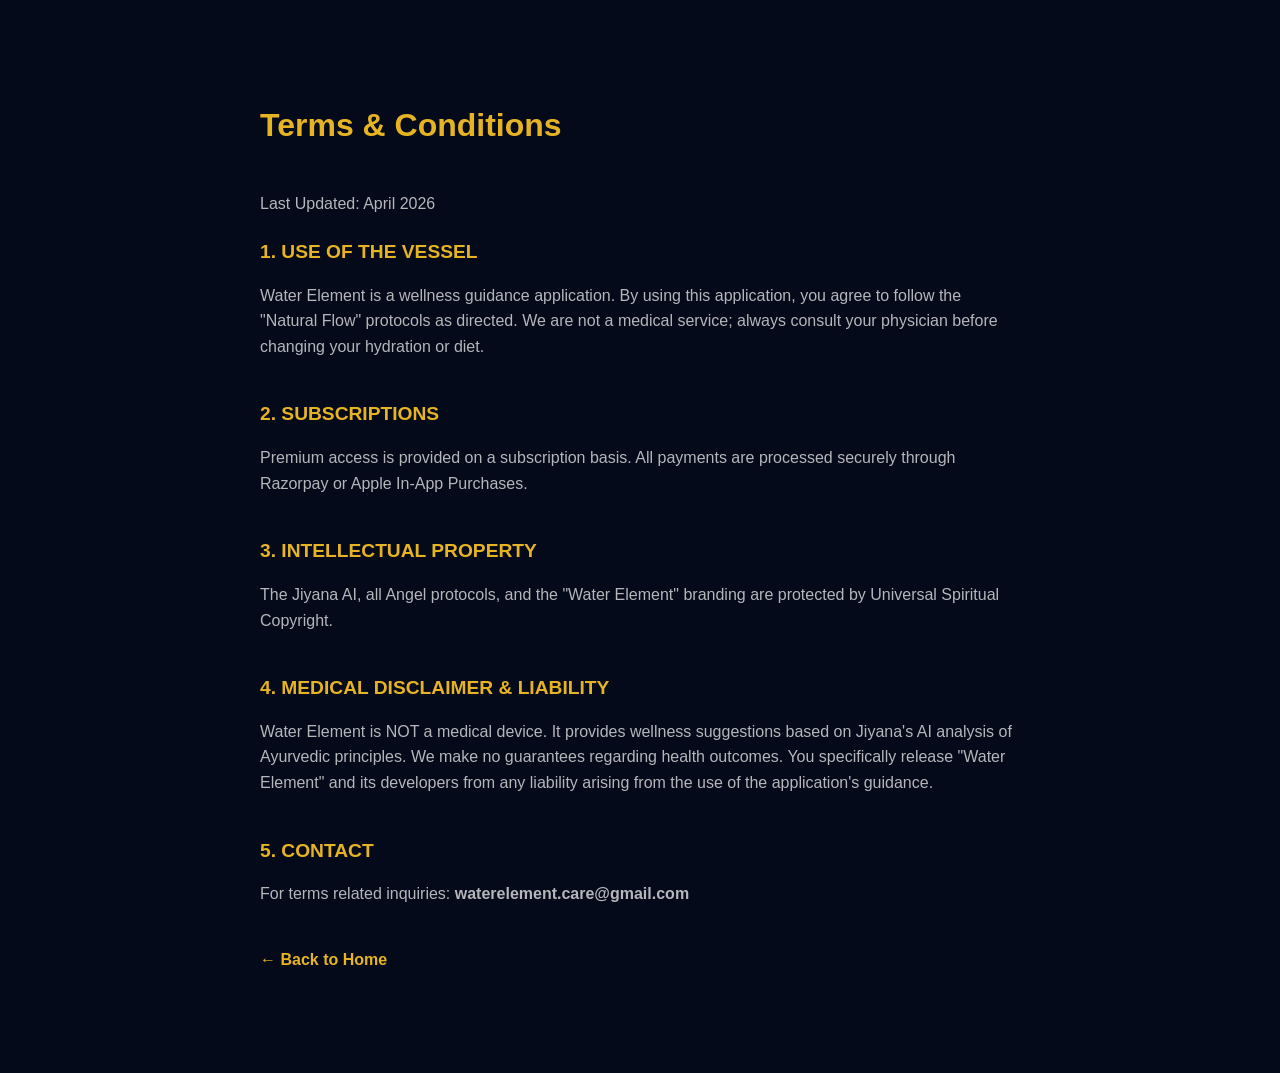
<file: terms-conditions.html>
<!DOCTYPE html>
<html lang="en">
<head>
    <meta charset="UTF-8">
    <meta name="viewport" content="width=device-width, initial-scale=1.0">
    <title>Terms & Conditions | Water Element</title>
    <link rel="stylesheet" href="style.css">
</head>
<body style="text-align: left; background: var(--bg-dark);">

    <div class="main-container" style="max-width: 800px; padding: 100px 20px;">
        <h1 style="color: var(--gold); margin-bottom: 40px;">Terms & Conditions</h1>
        
        <p style="color: var(--text-secondary); margin-bottom: 20px;">Last Updated: April 2026</p>

        <section style="margin-bottom: 40px;">
            <h2 style="color: var(--gold); font-size: 1.2rem; margin-bottom: 15px;">1. USE OF THE VESSEL</h2>
            <p style="color: var(--text-secondary);">Water Element is a wellness guidance application. By using this application, you agree to follow the "Natural Flow" protocols as directed. We are not a medical service; always consult your physician before changing your hydration or diet.</p>
        </section>

        <section style="margin-bottom: 40px;">
            <h2 style="color: var(--gold); font-size: 1.2rem; margin-bottom: 15px;">2. SUBSCRIPTIONS</h2>
            <p style="color: var(--text-secondary);">Premium access is provided on a subscription basis. All payments are processed securely through Razorpay or Apple In-App Purchases.</p>
        </section>

        <section style="margin-bottom: 40px;">
            <h2 style="color: var(--gold); font-size: 1.2rem; margin-bottom: 15px;">3. INTELLECTUAL PROPERTY</h2>
            <p style="color: var(--text-secondary);">The Jiyana AI, all Angel protocols, and the "Water Element" branding are protected by Universal Spiritual Copyright.</p>
        </section>

        <section style="margin-bottom: 40px;">
            <h2 style="color: var(--gold); font-size: 1.2rem; margin-bottom: 15px;">4. MEDICAL DISCLAIMER & LIABILITY</h2>
            <p style="color: var(--text-secondary);">Water Element is NOT a medical device. It provides wellness suggestions based on Jiyana's AI analysis of Ayurvedic principles. We make no guarantees regarding health outcomes. You specifically release "Water Element" and its developers from any liability arising from the use of the application's guidance.</p>
        </section>

        <section style="margin-bottom: 40px;">
            <h2 style="color: var(--gold); font-size: 1.2rem; margin-bottom: 15px;">5. CONTACT</h2>
            <p style="color: var(--text-secondary);">For terms related inquiries: <strong>waterelement.care@gmail.com</strong></p>
        </section>

        <a href="index.html" style="color: var(--gold); text-decoration: none; font-weight: bold;">← Back to Home</a>
    </div>

</body>
</html>
</file>
<file: style.css>
/* 
   WATER ELEMENT LANDING - THE DIVINE GATEWAY
   Author: Neo | Antigravity
   Phase: Check Point 10 (Standalone Sibling Architecture)
*/

:root {
    --bg-dark: #050a1a;
    --bg-accent: #0f172a;
    --gold: #E6B422;
    --text-primary: #ffffff;
    --text-secondary: rgba(255, 255, 255, 0.7);
    --accent-cyan: #00f2ff;
    --glass-bg: rgba(255, 255, 255, 0.05);
    --glass-border: rgba(255, 255, 255, 0.1);
}

* {
    margin: 0;
    padding: 0;
    box-sizing: border-box;
}

body {
    background: radial-gradient(circle at top center, #1b274c 0%, var(--bg-dark) 100%);
    color: var(--text-primary);
    font-family: 'Outfit', sans-serif;
    line-height: 1.6;
    overflow-x: hidden;
}

.main-container {
    max-width: 1200px;
    margin: 0 auto;
    padding: 60px 20px;
}

/* HEADER TITLES */
.header {
    text-align: center;
    margin-bottom: 80px;
}

.main-title {
    font-size: 5rem;
    font-weight: 900;
    color: transparent;
    background: linear-gradient(to bottom, #fff 0%, var(--gold) 100%);
    background-clip: text;
    -webkit-background-clip: text;
    letter-spacing: 12px;
    margin-bottom: 10px;
    text-shadow: 0 0 30px rgba(230, 180, 34, 0.3);
}

.subtitle {
    font-size: 1.2rem;
    color: var(--gold);
    letter-spacing: 5px;
    font-weight: 400;
}

/* SECTIONS */
.section {
    margin-bottom: 120px;
    text-align: center;
}

.section-title {
    font-size: 2.2rem;
    font-weight: 700;
    color: var(--gold);
    margin-bottom: 50px;
    letter-spacing: 3px;
}

/* ROW 1 & 3: SCREENSHOT GRID (3 COL) */
.screenshot-grid {
    display: flex;
    justify-content: center;
    gap: 40px;
    align-items: flex-end;
}

.phone-frame {
    width: 280px;
    border-radius: 40px;
    overflow: hidden;
    border: 8px solid var(--glass-border);
    background: #000;
    box-shadow: 0 30px 60px rgba(0,0,0,0.5);
    transition: transform 0.3s ease;
}

/* 
   THE CLUSTER DESIGN SYSTEM (3-5-3)
*/
.screenshot-cluster {
    display: flex;
    justify-content: center;
    align-items: center;
    height: 650px;
    perspective: 2000px; /* Enhanced depth */
}

.cluster-item {
    border-radius: 30px;
    overflow: hidden;
    border: 3px solid var(--glass-border);
    background: #000;
    box-shadow: 0 20px 50px rgba(0,0,0,0.8);
    transition: all 0.7s cubic-bezier(0.23, 1, 0.32, 1);
    cursor: pointer;
    position: relative;
    z-index: 1;
}

.cluster-item img {
    width: 100%;
    height: 100%;
    object-fit: cover;
    opacity: 0.8;
    transition: opacity 0.5s ease;
}

/* ROW 1: TRINITY & ROW 3: VAULT (3-Item Arc) */
.trinity-cluster .cluster-item, .vault-cluster .cluster-item {
    width: 310px;
    height: 640px;
    margin: 0 -15px; /* Wider spacing */
}

.trinity-cluster .cluster-item:nth-child(1), .vault-cluster .cluster-item:nth-child(1) { transform: rotateY(12deg) scale(0.96); }
.trinity-cluster .cluster-item:nth-child(3), .vault-cluster .cluster-item:nth-child(3) { transform: rotateY(-12deg) scale(0.96); }

.trinity-cluster .cluster-item:nth-child(2), .vault-cluster .cluster-item:nth-child(2) {
    z-index: 5;
    transform: scale(1.08); /* Sophisticated hero scale */
    border-color: var(--gold);
    box-shadow: 0 0 50px rgba(230, 180, 34, 0.4);
}
.trinity-cluster .cluster-item:nth-child(2) img, .vault-cluster .cluster-item:nth-child(2) img { opacity: 1; }

/* ROW 2: DIVINE ANGELS (5-Item Arc) */
.row-angels .cluster-item {
    width: 240px;
    height: 520px;
    margin: 0 -10px; /* Wider spacing to reveal more color/content */
}

.row-angels .cluster-item:nth-child(1) { transform: rotateY(20deg) scale(0.88); }
.row-angels .cluster-item:nth-child(2) { transform: rotateY(10deg) scale(0.94); }
.row-angels .cluster-item:nth-child(4) { transform: rotateY(-10deg) scale(0.94); }
.row-angels .cluster-item:nth-child(5) { transform: rotateY(-20deg) scale(0.88); }

.row-angels .cluster-item:nth-child(3) {
    z-index: 5;
    transform: scale(1.1);
    border-color: var(--gold);
    box-shadow: 0 0 50px rgba(230, 180, 34, 0.4);
}
.row-angels .cluster-item:nth-child(3) img { opacity: 1; }

/* GLOBAL HOVER DYNAMICS */
.cluster-item:hover {
    transform: scale(1.2) rotateY(0deg) translateY(-40px) !important;
    z-index: 25 !important;
    border-color: var(--gold) !important;
    box-shadow: 0 0 100px rgba(230, 180, 34, 0.8) !important;
}

.cluster-item:hover img {
    opacity: 1 !important;
}

/* ABOUT & FEATURES */
.about-section {
    max-width: 1200px;
    margin: 100px auto;
    padding: 0 20px;
    text-align: center;
}

.about-narrative {
    max-width: 800px;
    margin: 0 auto 60px;
    font-size: 1.2rem;
    line-height: 1.8;
    color: var(--text-secondary);
}

.feature-grid {
    display: grid;
    grid-template-columns: repeat(auto-fit, minmax(320px, 1fr));
    gap: 30px;
    margin-top: 50px;
}

.feature-card {
    background: var(--glass-bg);
    border: 1px solid var(--glass-border);
    padding: 2.5rem;
    border-radius: 24px;
    text-align: left;
    transition: all 0.5s cubic-bezier(0.4, 0, 0.2, 1);
    position: relative;
    overflow: hidden;
    backdrop-filter: blur(10px);
}

.feature-card::before {
    content: '';
    position: absolute;
    top: 0;
    left: 0;
    width: 100%;
    height: 100%;
    background: radial-gradient(circle at top right, rgba(230, 180, 34, 0.1), transparent);
    opacity: 0;
    transition: opacity 0.5s ease;
}

.feature-card:hover {
    transform: translateY(-12px);
    border-color: var(--gold);
    box-shadow: 0 20px 40px rgba(0, 0, 0, 0.4), 0 0 20px rgba(230, 180, 34, 0.2);
}

.feature-card:hover::before {
    opacity: 1;
}

.feature-card h3 {
    color: var(--gold);
    font-size: 1.1rem;
    margin-bottom: 15px;
    letter-spacing: 2px;
    font-weight: 900;
}

.feature-card p {
    color: var(--text-secondary);
    font-size: 0.95rem;
    line-height: 1.6;
    margin: 0;
}

/* ACCESS BUTTONS */
.store-buttons {
    display: flex;
    justify-content: center;
    gap: 30px;
}

.store-btn {
    position: relative;
    overflow: hidden;
    background: rgba(30, 41, 59, 0.8);
    backdrop-filter: blur(10px);
    border: 1px solid var(--glass-border);
    padding: 25px 40px;
    border-radius: 20px;
    text-decoration: none;
    color: white;
    width: 360px;
    transition: all 0.3s ease;
    text-align: center;
}

.store-btn:hover {
    background: var(--gold);
    color: black;
    transform: translateY(-5px);
}

.btn-subtext {
    display: block;
    font-size: 0.8rem;
    opacity: 0.6;
    letter-spacing: 1px;
}

.btn-maintext {
    font-size: 1.5rem;
    font-weight: 700;
}

.beta-ribbon {
    position: absolute;
    top: 32px;
    right: -70px;
    background: var(--gold);
    color: black;
    width: 300px;
    padding: 4px 0;
    font-size: 0.6rem;
    font-weight: 900;
    text-transform: uppercase;
    letter-spacing: 1px;
    transform: rotate(45deg);
    text-align: center;
    box-shadow: 0 5px 10px rgba(0,0,0,0.3);
    pointer-events: none;
    z-index: 10;
}

/* FOOTER */
.footer {
    margin-top: 100px;
    padding-top: 60px;
    border-top: 1px solid var(--glass-border);
}

.footer-links {
    display: grid;
    grid-template-columns: 1fr 1fr 1fr 1fr;
    gap: 40px;
    text-align: left;
    margin-bottom: 60px;
}

.footer-column h3 {
    color: var(--gold);
    font-size: 1rem;
    margin-bottom: 20px;
    letter-spacing: 2px;
}

.footer-column a, .footer-column p {
    display: block;
    color: var(--text-secondary);
    text-decoration: none;
    margin-bottom: 10px;
    font-size: 0.9rem;
}

.footer-column a:hover {
    color: var(--gold);
}

.footer-vessel-video {
    width: 150px;
    height: 150px;
    border-radius: 50%;
    object-fit: cover;
    border: 3px solid var(--glass-border);
    box-shadow: 0 0 30px rgba(230, 180, 34, 0.3);
    float: right;
}

.footer-bottom {
    text-align: center;
    border-top: 1px solid rgba(255,255,255,0.05);
    padding-top: 40px;
}

.encryption-badge {
    display: inline-block;
    border: 1px solid var(--accent-cyan);
    color: var(--accent-cyan);
    padding: 5px 15px;
    border-radius: 20px;
    font-size: 0.7rem;
    letter-spacing: 2px;
    margin-bottom: 20px;
}

.footer-bottom p {
    font-size: 0.8rem;
    opacity: 0.4;
}

@media (max-width: 900px) {
    .main-title { font-size: 3rem; letter-spacing: 6px; }
    .screenshot-grid, .store-buttons, .footer-links { flex-direction: column; align-items: center; }
    .screenshot-cluster { height: auto; flex-direction: column; }
    .cluster-item { margin: 20px 0; }
}
</file>
